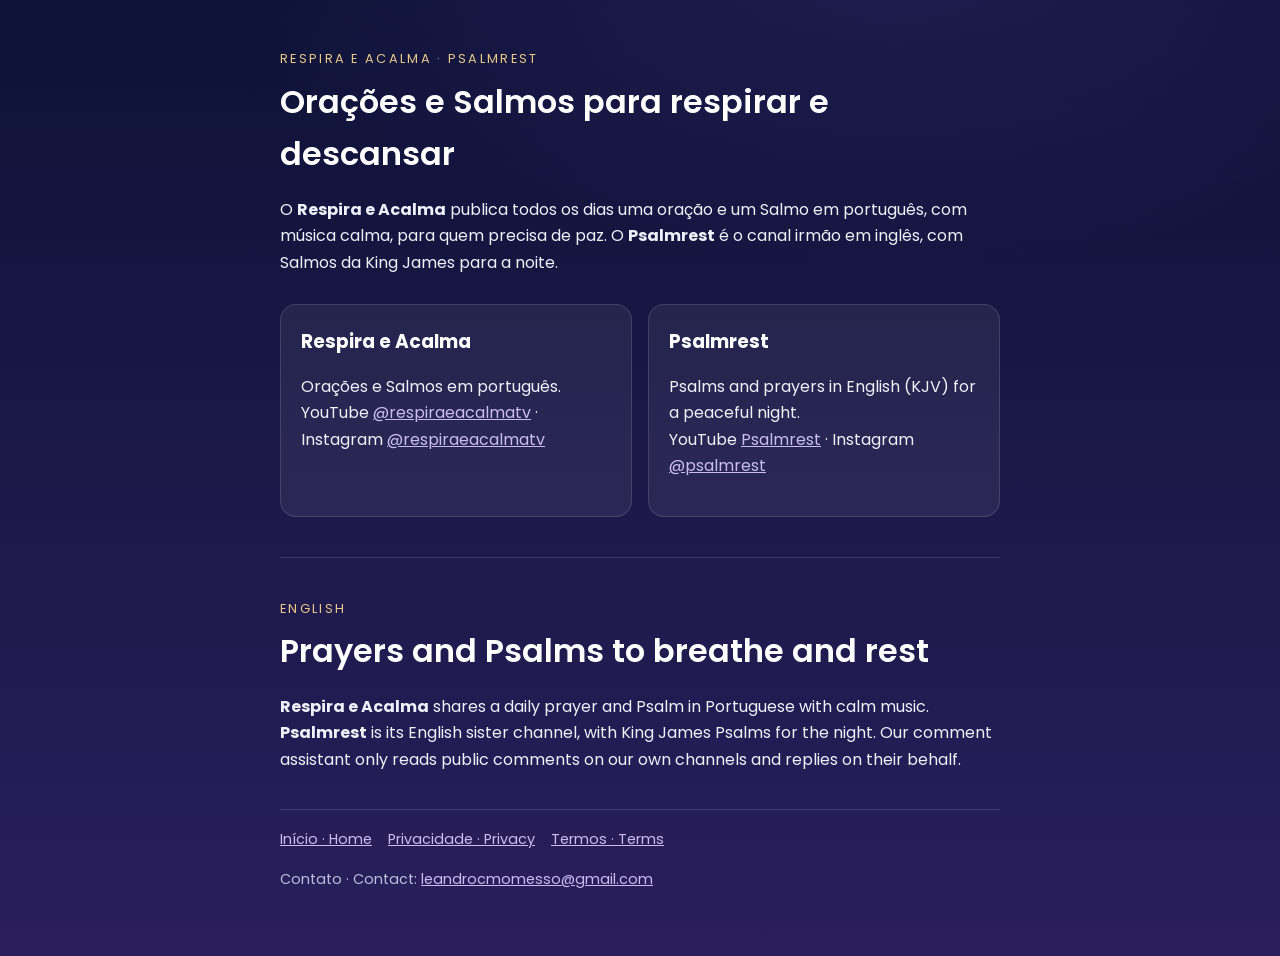
<file: index.html>
<!doctype html><html lang="pt-BR"><head><meta charset="utf-8"><meta name="viewport" content="width=device-width,initial-scale=1"><title>Respira e Acalma · Psalmrest</title><link rel="preconnect" href="https://fonts.googleapis.com"><link href="https://fonts.googleapis.com/css2?family=Poppins:wght@400;600&display=swap" rel="stylesheet"><link rel="stylesheet" href="estilo.css"></head><body><main><div class="marca">Respira e Acalma · Psalmrest</div>
<h1>Orações e Salmos para respirar e descansar</h1>
<p>O <strong>Respira e Acalma</strong> publica todos os dias uma oração e um Salmo em português, com música calma, para quem precisa de paz. O <strong>Psalmrest</strong> é o canal irmão em inglês, com Salmos da King James para a noite.</p>
<div class="cartoes">
<div class="cartao"><h3>Respira e Acalma</h3><p>Orações e Salmos em português.<br>YouTube <a href="https://www.youtube.com/@respiraeacalmatv">@respiraeacalmatv</a> · Instagram <a href="https://www.instagram.com/respiraeacalmatv">@respiraeacalmatv</a></p></div>
<div class="cartao"><h3>Psalmrest</h3><p>Psalms and prayers in English (KJV) for a peaceful night.<br>YouTube <a href="https://www.youtube.com/channel/UCJUkKqHgnnAy9bW-GN59Nmg">Psalmrest</a> · Instagram <a href="https://www.instagram.com/psalmrest">@psalmrest</a></p></div>
</div>
<hr>
<div class="marca">English</div>
<h1>Prayers and Psalms to breathe and rest</h1>
<p><strong>Respira e Acalma</strong> shares a daily prayer and Psalm in Portuguese with calm music. <strong>Psalmrest</strong> is its English sister channel, with King James Psalms for the night. Our comment assistant only reads public comments on our own channels and replies on their behalf.</p>
<nav><a href="./">Início · Home</a><a href="privacidade.html">Privacidade · Privacy</a><a href="termos.html">Termos · Terms</a><span class="lang">Contato · Contact: <a href="mailto:leandrocmomesso@gmail.com">leandrocmomesso@gmail.com</a></span></nav></main></body></html>
</file>
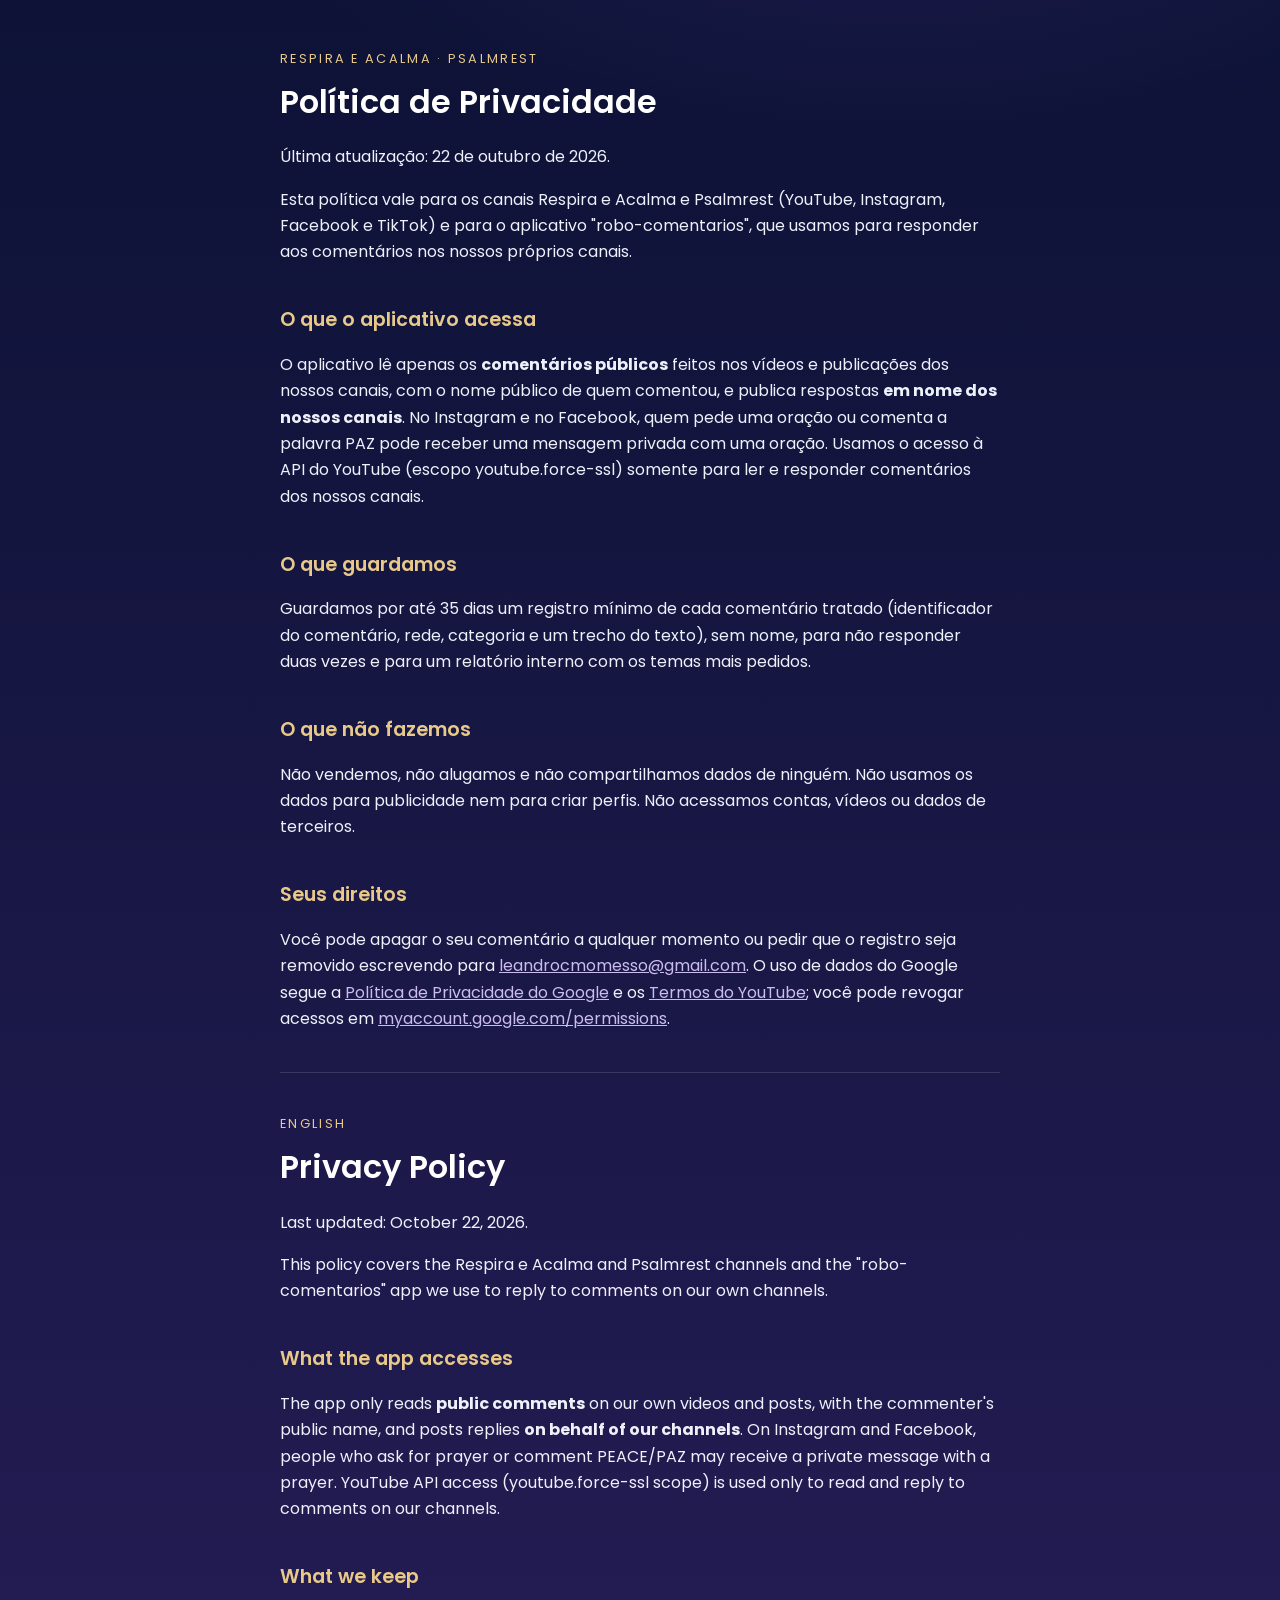
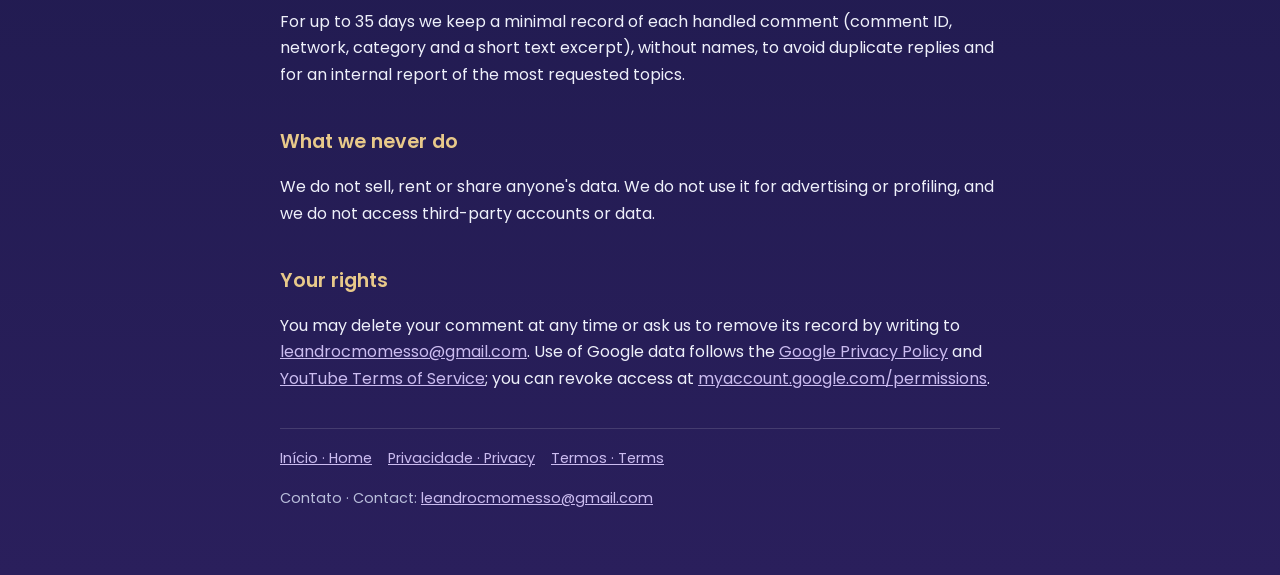
<file: privacidade.html>
<!doctype html><html lang="pt-BR"><head><meta charset="utf-8"><meta name="viewport" content="width=device-width,initial-scale=1"><title>Política de Privacidade · Privacy Policy</title><link rel="preconnect" href="https://fonts.googleapis.com"><link href="https://fonts.googleapis.com/css2?family=Poppins:wght@400;600&display=swap" rel="stylesheet"><link rel="stylesheet" href="estilo.css"></head><body><main><div class="marca">Respira e Acalma · Psalmrest</div>
<h1>Política de Privacidade</h1>
<p>Última atualização: 22 de outubro de 2026.</p>
<p>Esta política vale para os canais Respira e Acalma e Psalmrest (YouTube, Instagram, Facebook e TikTok) e para o aplicativo "robo-comentarios", que usamos para responder aos comentários nos nossos próprios canais.</p>
<h2>O que o aplicativo acessa</h2>
<p>O aplicativo lê apenas os <strong>comentários públicos</strong> feitos nos vídeos e publicações dos nossos canais, com o nome público de quem comentou, e publica respostas <strong>em nome dos nossos canais</strong>. No Instagram e no Facebook, quem pede uma oração ou comenta a palavra PAZ pode receber uma mensagem privada com uma oração. Usamos o acesso à API do YouTube (escopo youtube.force-ssl) somente para ler e responder comentários dos nossos canais.</p>
<h2>O que guardamos</h2>
<p>Guardamos por até 35 dias um registro mínimo de cada comentário tratado (identificador do comentário, rede, categoria e um trecho do texto), sem nome, para não responder duas vezes e para um relatório interno com os temas mais pedidos.</p>
<h2>O que não fazemos</h2>
<p>Não vendemos, não alugamos e não compartilhamos dados de ninguém. Não usamos os dados para publicidade nem para criar perfis. Não acessamos contas, vídeos ou dados de terceiros.</p>
<h2>Seus direitos</h2>
<p>Você pode apagar o seu comentário a qualquer momento ou pedir que o registro seja removido escrevendo para <a href="mailto:leandrocmomesso@gmail.com">leandrocmomesso@gmail.com</a>. O uso de dados do Google segue a <a href="https://policies.google.com/privacy">Política de Privacidade do Google</a> e os <a href="https://www.youtube.com/t/terms">Termos do YouTube</a>; você pode revogar acessos em <a href="https://myaccount.google.com/permissions">myaccount.google.com/permissions</a>.</p>
<hr>
<div class="marca">English</div>
<h1>Privacy Policy</h1>
<p>Last updated: October 22, 2026.</p>
<p>This policy covers the Respira e Acalma and Psalmrest channels and the "robo-comentarios" app we use to reply to comments on our own channels.</p>
<h2>What the app accesses</h2>
<p>The app only reads <strong>public comments</strong> on our own videos and posts, with the commenter's public name, and posts replies <strong>on behalf of our channels</strong>. On Instagram and Facebook, people who ask for prayer or comment PEACE/PAZ may receive a private message with a prayer. YouTube API access (youtube.force-ssl scope) is used only to read and reply to comments on our channels.</p>
<h2>What we keep</h2>
<p>For up to 35 days we keep a minimal record of each handled comment (comment ID, network, category and a short text excerpt), without names, to avoid duplicate replies and for an internal report of the most requested topics.</p>
<h2>What we never do</h2>
<p>We do not sell, rent or share anyone's data. We do not use it for advertising or profiling, and we do not access third-party accounts or data.</p>
<h2>Your rights</h2>
<p>You may delete your comment at any time or ask us to remove its record by writing to <a href="mailto:leandrocmomesso@gmail.com">leandrocmomesso@gmail.com</a>. Use of Google data follows the <a href="https://policies.google.com/privacy">Google Privacy Policy</a> and <a href="https://www.youtube.com/t/terms">YouTube Terms of Service</a>; you can revoke access at <a href="https://myaccount.google.com/permissions">myaccount.google.com/permissions</a>.</p>
<nav><a href="./">Início · Home</a><a href="privacidade.html">Privacidade · Privacy</a><a href="termos.html">Termos · Terms</a><span class="lang">Contato · Contact: <a href="mailto:leandrocmomesso@gmail.com">leandrocmomesso@gmail.com</a></span></nav></main></body></html>
</file>
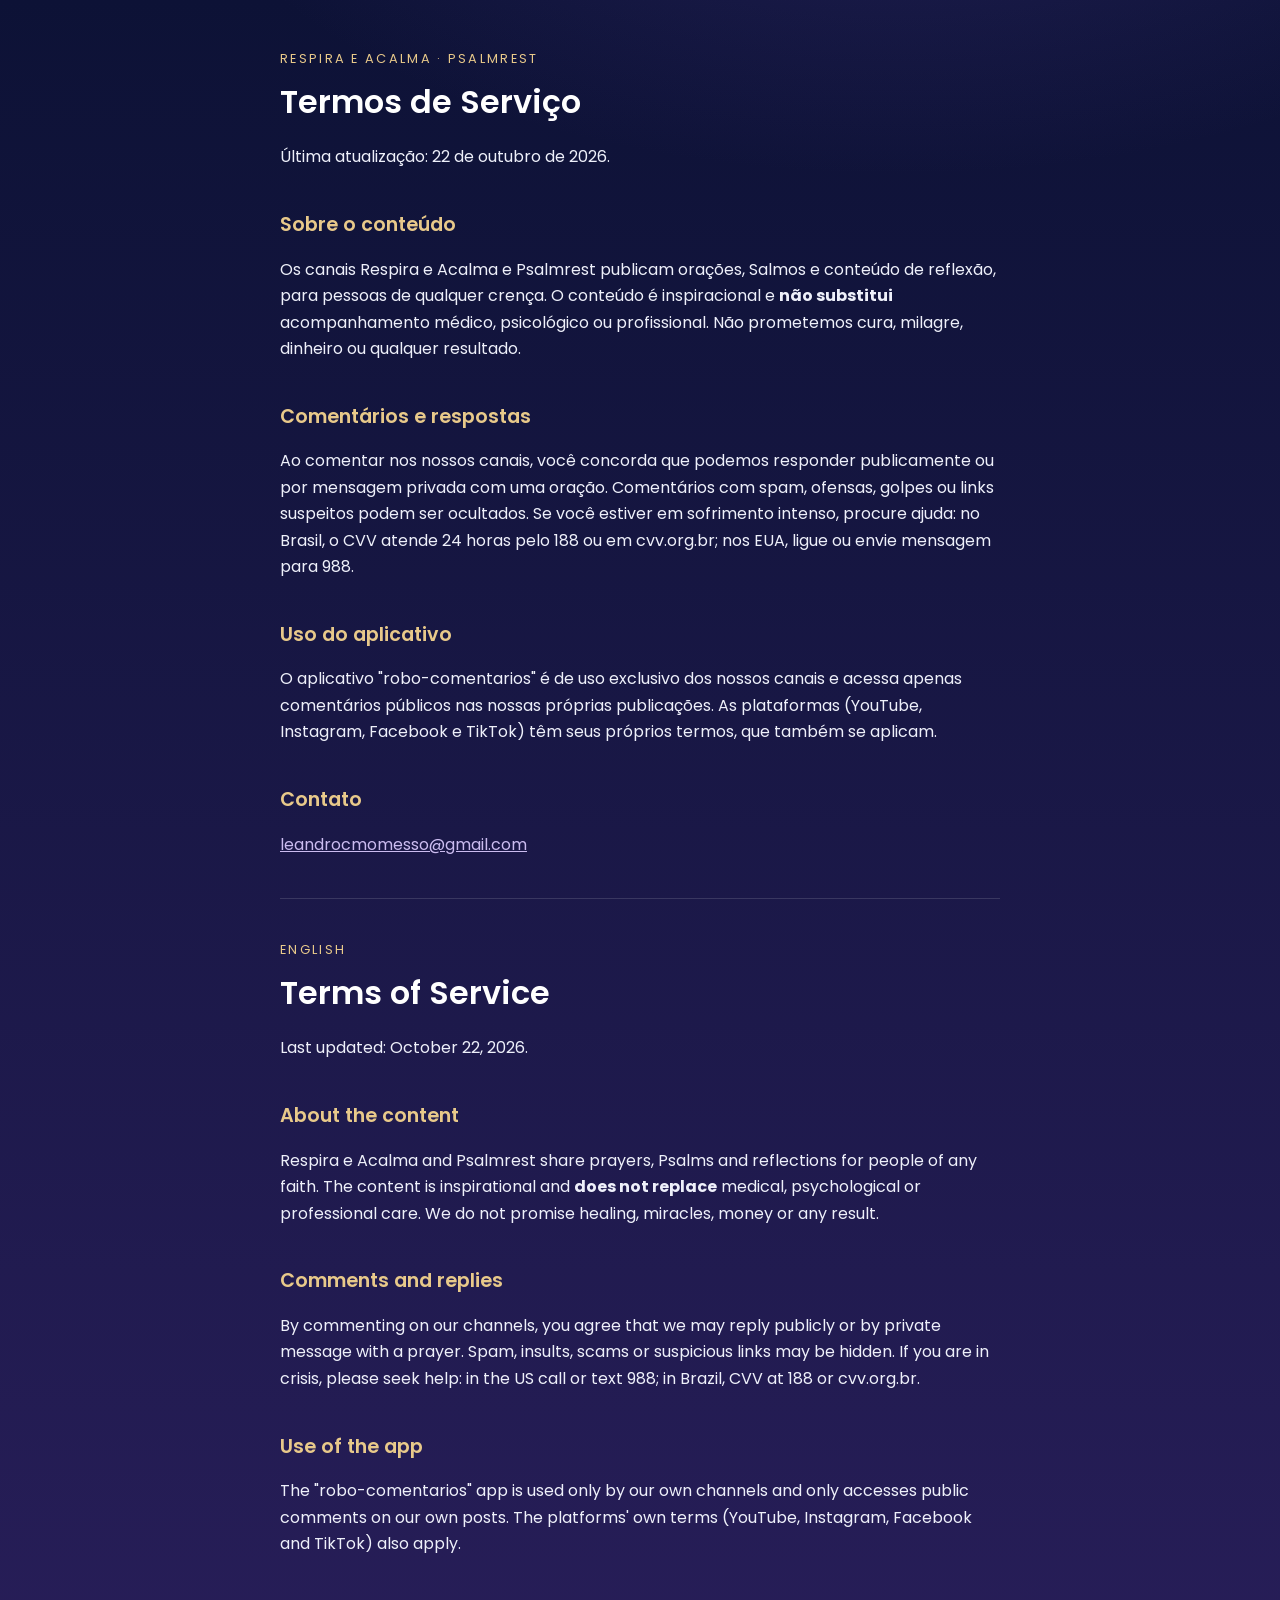
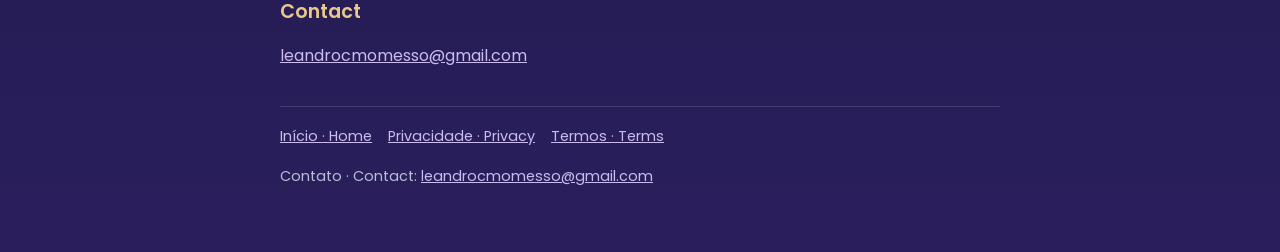
<file: termos.html>
<!doctype html><html lang="pt-BR"><head><meta charset="utf-8"><meta name="viewport" content="width=device-width,initial-scale=1"><title>Termos de Serviço · Terms of Service</title><link rel="preconnect" href="https://fonts.googleapis.com"><link href="https://fonts.googleapis.com/css2?family=Poppins:wght@400;600&display=swap" rel="stylesheet"><link rel="stylesheet" href="estilo.css"></head><body><main><div class="marca">Respira e Acalma · Psalmrest</div>
<h1>Termos de Serviço</h1>
<p>Última atualização: 22 de outubro de 2026.</p>
<h2>Sobre o conteúdo</h2>
<p>Os canais Respira e Acalma e Psalmrest publicam orações, Salmos e conteúdo de reflexão, para pessoas de qualquer crença. O conteúdo é inspiracional e <strong>não substitui</strong> acompanhamento médico, psicológico ou profissional. Não prometemos cura, milagre, dinheiro ou qualquer resultado.</p>
<h2>Comentários e respostas</h2>
<p>Ao comentar nos nossos canais, você concorda que podemos responder publicamente ou por mensagem privada com uma oração. Comentários com spam, ofensas, golpes ou links suspeitos podem ser ocultados. Se você estiver em sofrimento intenso, procure ajuda: no Brasil, o CVV atende 24 horas pelo 188 ou em cvv.org.br; nos EUA, ligue ou envie mensagem para 988.</p>
<h2>Uso do aplicativo</h2>
<p>O aplicativo "robo-comentarios" é de uso exclusivo dos nossos canais e acessa apenas comentários públicos nas nossas próprias publicações. As plataformas (YouTube, Instagram, Facebook e TikTok) têm seus próprios termos, que também se aplicam.</p>
<h2>Contato</h2>
<p><a href="mailto:leandrocmomesso@gmail.com">leandrocmomesso@gmail.com</a></p>
<hr>
<div class="marca">English</div>
<h1>Terms of Service</h1>
<p>Last updated: October 22, 2026.</p>
<h2>About the content</h2>
<p>Respira e Acalma and Psalmrest share prayers, Psalms and reflections for people of any faith. The content is inspirational and <strong>does not replace</strong> medical, psychological or professional care. We do not promise healing, miracles, money or any result.</p>
<h2>Comments and replies</h2>
<p>By commenting on our channels, you agree that we may reply publicly or by private message with a prayer. Spam, insults, scams or suspicious links may be hidden. If you are in crisis, please seek help: in the US call or text 988; in Brazil, CVV at 188 or cvv.org.br.</p>
<h2>Use of the app</h2>
<p>The "robo-comentarios" app is used only by our own channels and only accesses public comments on our own posts. The platforms' own terms (YouTube, Instagram, Facebook and TikTok) also apply.</p>
<h2>Contact</h2>
<p><a href="mailto:leandrocmomesso@gmail.com">leandrocmomesso@gmail.com</a></p>
<nav><a href="./">Início · Home</a><a href="privacidade.html">Privacidade · Privacy</a><a href="termos.html">Termos · Terms</a><span class="lang">Contato · Contact: <a href="mailto:leandrocmomesso@gmail.com">leandrocmomesso@gmail.com</a></span></nav></main></body></html>
</file>
<file: estilo.css>
:root{--marinho:#0d1236;--roxo:#2a1f5c;--lilas:#cbbcf0;--ouro:#e8c98a;--texto:#eef0fa;--suave:#b9bedb}
*{box-sizing:border-box}
body{margin:0;font-family:"Poppins",system-ui,-apple-system,Segoe UI,sans-serif;color:var(--texto);
background:radial-gradient(1200px 600px at 70% -10%,#4a3a8f55,transparent 60%),linear-gradient(180deg,var(--marinho),var(--roxo));min-height:100vh;line-height:1.65}
main{max-width:760px;margin:0 auto;padding:48px 20px 64px}
h1{font-weight:600;font-size:2rem;margin:.2em 0;color:#fff}
h2{font-weight:600;color:var(--ouro);margin-top:2em;font-size:1.2rem}
a{color:var(--lilas)}
.marca{letter-spacing:.18em;font-size:.8rem;color:var(--ouro);text-transform:uppercase}
.cartoes{display:grid;gap:16px;grid-template-columns:repeat(auto-fit,minmax(240px,1fr));margin:28px 0}
.cartao{background:#ffffff10;border:1px solid #ffffff22;border-radius:16px;padding:20px}
.cartao h3{margin:.1em 0 .4em;color:#fff}
nav{display:flex;gap:16px;flex-wrap:wrap;font-size:.9rem;margin-top:36px;padding-top:18px;border-top:1px solid #ffffff22}
.lang{color:var(--suave);font-size:.9rem}
hr{border:0;border-top:1px solid #ffffff22;margin:40px 0}
</file>
